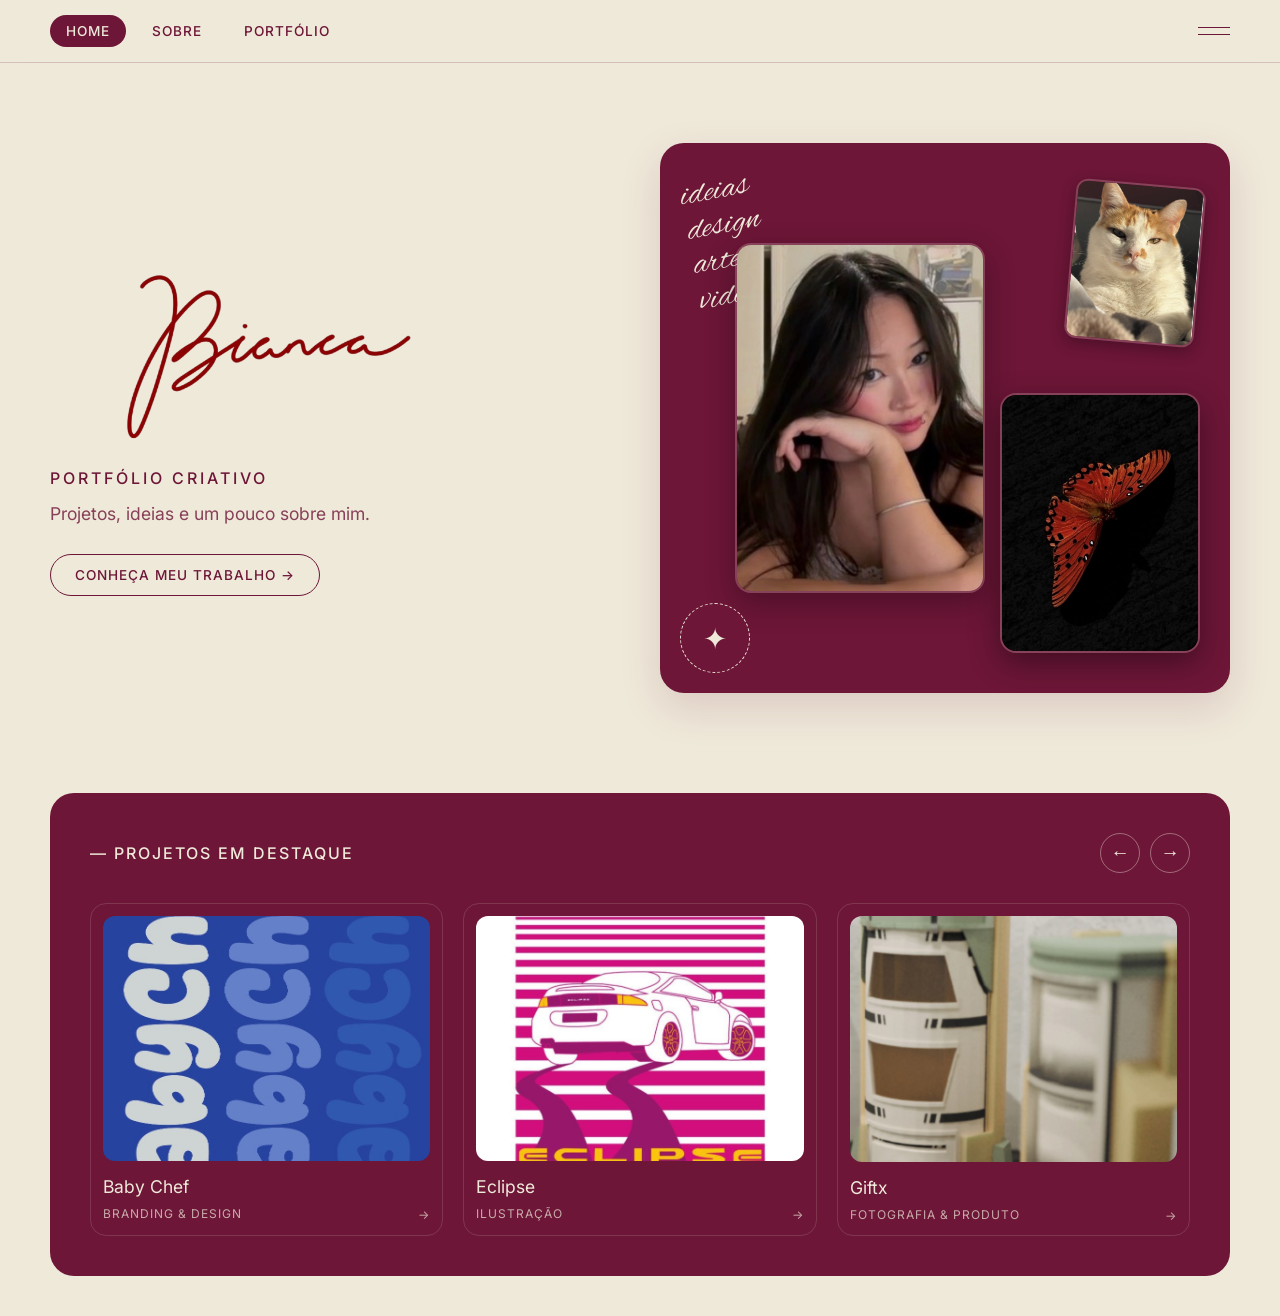
<file: index.html>
<!DOCTYPE html>
<html lang="pt-BR">
<head>
    <meta charset="UTF-8">
    <meta name="viewport" content="width=device-width, initial-scale=1.0">
    <title>Bianca Sato - Portfólio</title>
    <link rel="preconnect" href="https://fonts.googleapis.com">
    <link rel="preconnect" href="https://fonts.gstatic.com" crossorigin>
    <link href="https://fonts.googleapis.com/css2?family=Alex+Brush&family=Inter:wght@400;500&family=Playfair+Display:ital,wght@0,400;1,400&display=swap" rel="stylesheet">
    <link rel="stylesheet" href="style.css">
</head>
<body>

    <header>
        <nav>
            <a href="index.html" class="ativo">HOME</a>
            <a href="sobre.html">SOBRE</a>
            <a href="portfolio.html">PORTFÓLIO</a>
        </nav>
        <button class="menu-btn" aria-label="Menu">
            <span></span>
            <span></span>
        </button>
    </header>

    <div class="site-wrapper">
        <main class="hero-section">
            <div class="hero-texto">
                <!-- Substituído pelo arquivo de imagem da assinatura -->
                <div class="assinatura-container">
                    <img src="assinatura-bianca.png.png" alt="Assinatura Bianca Sato" class="img-assinatura">
                </div>
                <h2 class="subtitulo">PORTFÓLIO CRIATIVO</h2>
                <p>Projetos, ideias e um pouco sobre mim.</p>
                <a href="portfolio.html" class="botao-outline">CONHEÇA MEU TRABALHO &rarr;</a>
            </div>

            <div class="hero-collage">
                <div class="collage-texto">ideias<br>design<br>arte<br>vida</div>
                <div class="collage-foto-principal"><img src="BIBis.jfif" alt="Bianca Sato"></div>
                <div class="collage-foto-gato"><img src="Fotos portfolio/outros/Portfolio bs out 26-31.jpg" alt="Gatinho"></div>
                <div class="collage-foto-borboleta"><img src="Fotos portfolio/outros/Portfolio bs out 26-13.jpg" alt="Borboleta"></div>
                <div class="collage-selo"><div class="estrela">✦</div></div>
            </div>
        </main>

        <section class="projetos-destaque">
            <div class="destaque-header">
                <h2>— PROJETOS EM DESTAQUE</h2>
                <div class="setas-nav">
                    <button class="seta-btn">&larr;</button>
                    <button class="seta-btn">&rarr;</button>
                </div>
            </div>

            <div class="destaque-grid">
                <a href="portfolio.html" class="card-destaque">
                    <div class="card-img"><img src="Fotos portfolio/baby chefe/Portfolio bs out 26-7.jpg" alt="Baby Chef"></div>
                    <div class="card-info">
                        <div><h3>Baby Chef</h3><span>BRANDING & DESIGN</span></div>
                        <span class="card-seta">&rarr;</span>
                    </div>
                </a>
                <a href="portfolio.html" class="card-destaque">
                    <div class="card-img"><img src="Fotos portfolio/eclipse/Portfolio bs out 26-10.jpg" alt="Eclipse"></div>
                    <div class="card-info">
                        <div><h3>Eclipse</h3><span>ILUSTRAÇÃO</span></div>
                        <span class="card-seta">&rarr;</span>
                    </div>
                </a>
                <a href="portfolio.html" class="card-destaque">
                    <div class="card-img"><img src="Fotos portfolio/giftx/Portfolio bs out 26-23.jpg" alt="Giftx"></div>
                    <div class="card-info">
                        <div><h3>Giftx</h3><span>FOTOGRAFIA & PRODUTO</span></div>
                        <span class="card-seta">&rarr;</span>
                    </div>
                </a>
            </div>
        </section>
    </div>

    <!-- Botão Voltar ao Topo -->
    <button id="btn-voltar-ao-topo" aria-label="Voltar ao topo">&uarr;</button>

    <script src="script.js"></script>
</body>
</html>
</file>
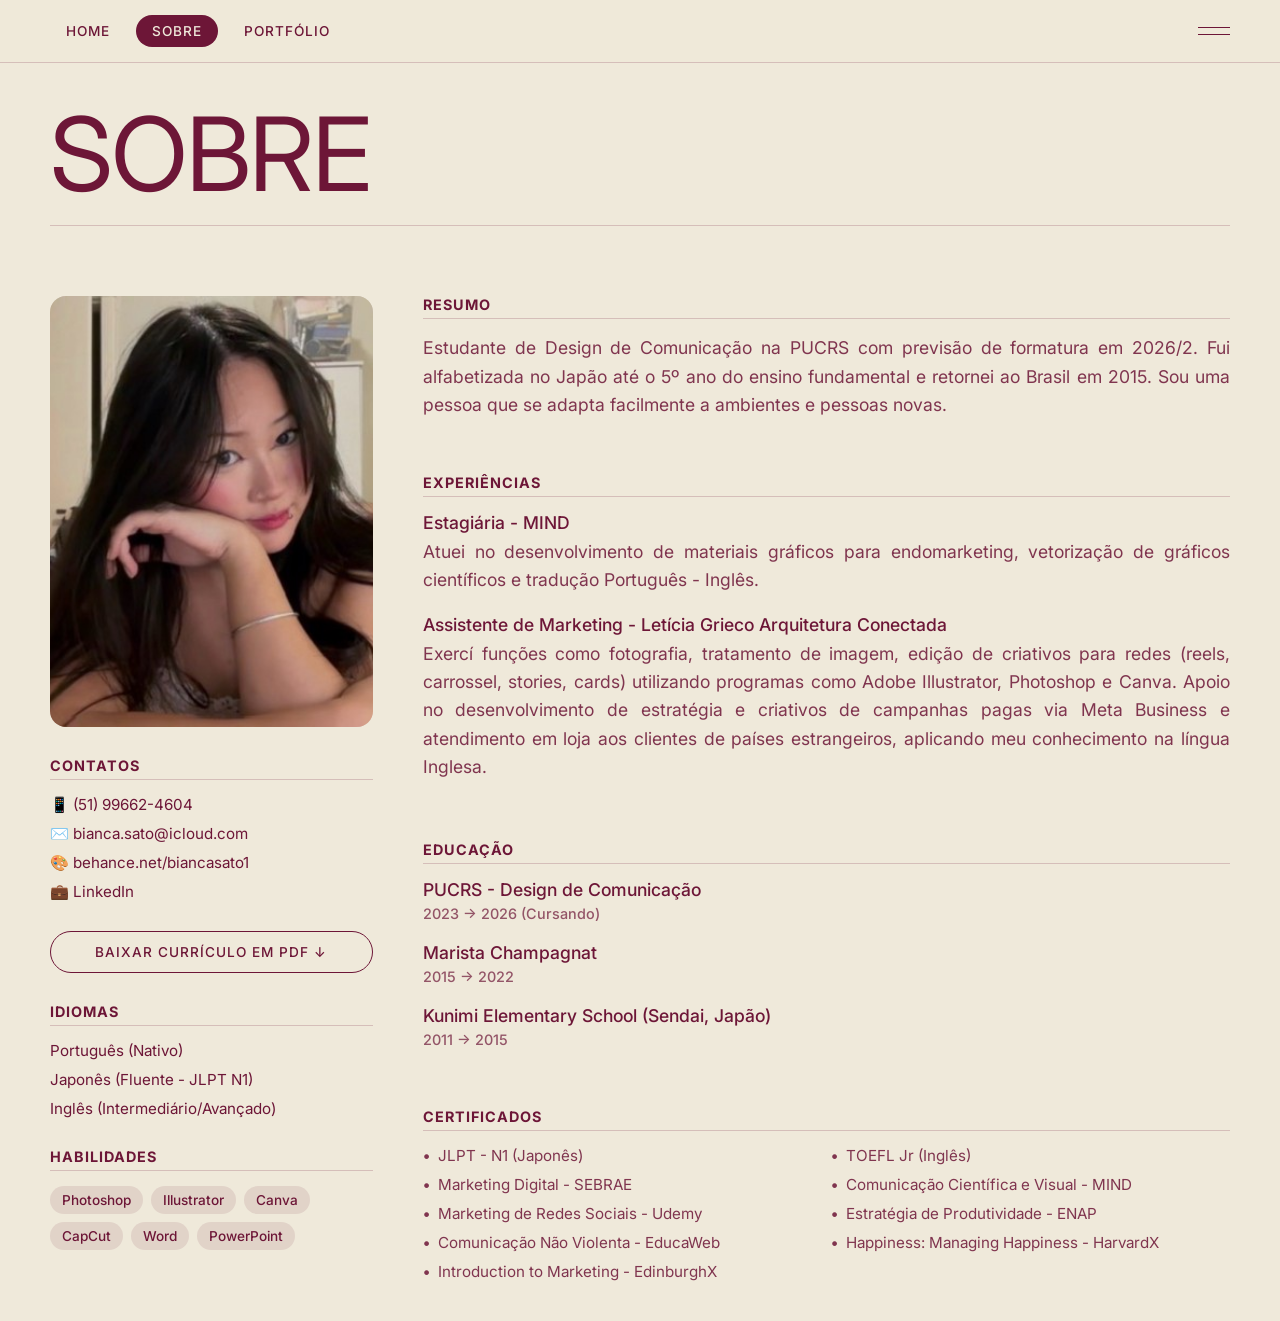
<file: sobre.html>
<!DOCTYPE html>
<html lang="pt-BR">
<head>
    <meta charset="UTF-8">
    <meta name="viewport" content="width=device-width, initial-scale=1.0">
    <title>Sobre - Bianca Sato</title>
    <link rel="preconnect" href="https://fonts.googleapis.com">
    <link rel="preconnect" href="https://fonts.gstatic.com" crossorigin>
    <link href="https://fonts.googleapis.com/css2?family=Alex+Brush&family=Inter:wght@400;500&family=Playfair+Display:ital,wght@0,400;1,400&display=swap" rel="stylesheet">
    <link rel="stylesheet" href="style.css">
</head>
<body>

    <header>
        <nav>
            <a href="index.html">HOME</a>
            <a href="sobre.html" class="ativo">SOBRE</a>
            <a href="portfolio.html">PORTFÓLIO</a>
        </nav>
        <button class="menu-btn" aria-label="Menu">
            <span></span>
            <span></span>
        </button>
    </header>

    <div class="site-wrapper">
        <section class="hero-title border-bottom">
            <h1>SOBRE</h1>
        </section>

        <main class="curriculo-grid">
            <aside class="coluna-esquerda">
                <div class="foto-perfil">
                    <img src="BIBis.jfif" alt="Foto da Bianca Sato">
                </div>
                
                <div class="bloco-info">
                    <h3>CONTATOS</h3>
                    <ul>
                        <li>📱 (51) 99662-4604</li>
                        <li>✉️ bianca.sato@icloud.com</li>
                        <li><a href="https://behance.net/biancasato1" target="_blank">🎨 behance.net/biancasato1</a></li>
                        <li><a href="https://www.linkedin.com/in/bianca-tomoe-sato-968703268" target="_blank">💼 LinkedIn</a></li>
                    </ul>
                </div>

                <!-- Botão de Download do Currículo -->
                <div class="bloco-info">
                    <a href="Curriculo-Bianca-Sato.pdf.pdf" download class="botao-outline" style="width: 100%; justify-content: center; text-align: center;">
                        Baixar Currículo em PDF &darr;
                    </a>
                </div>

                <div class="bloco-info">
                    <h3>IDIOMAS</h3>
                    <ul>
                        <li>Português (Nativo)</li>
                        <li>Japonês (Fluente - JLPT N1)</li>
                        <li>Inglês (Intermediário/Avançado)</li>
                    </ul>
                </div>

                <div class="bloco-info">
                    <h3>HABILIDADES</h3>
                    <ul class="tags">
                        <li>Photoshop</li>
                        <li>Illustrator</li>
                        <li>Canva</li>
                        <li>CapCut</li>
                        <li>Word</li>
                        <li>PowerPoint</li>
                    </ul>
                </div>
            </aside>

            <section class="coluna-direita">
                <div class="bloco-texto">
                    <h3>RESUMO</h3>
                    <p>Estudante de Design de Comunicação na PUCRS com previsão de formatura em 2026/2. Fui alfabetizada no Japão até o 5º ano do ensino fundamental e retornei ao Brasil em 2015. Sou uma pessoa que se adapta facilmente a ambientes e pessoas novas.</p>
                </div>

                <div class="bloco-texto">
                    <h3>EXPERIÊNCIAS</h3>
                    <div class="item-experiencia">
                        <h4>Estagiária - MIND</h4>
                        <p>Atuei no desenvolvimento de materiais gráficos para endomarketing, vetorização de gráficos científicos e tradução Português - Inglês.</p>
                    </div>
                    <div class="item-experiencia">
                        <h4>Assistente de Marketing - Letícia Grieco Arquitetura Conectada</h4>
                        <p>Exercí funções como fotografia, tratamento de imagem, edição de criativos para redes (reels, carrossel, stories, cards) utilizando programas como Adobe Illustrator, Photoshop e Canva. Apoio no desenvolvimento de estratégia e criativos de campanhas pagas via Meta Business e atendimento em loja aos clientes de países estrangeiros, aplicando meu conhecimento na língua Inglesa.</p>
                    </div>
                </div>

                <div class="bloco-texto">
                    <h3>EDUCAÇÃO</h3>
                    <div class="item-educacao">
                        <h4>PUCRS - Design de Comunicação</h4>
                        <span class="periodo">2023 -> 2026 (Cursando)</span>
                    </div>
                    <div class="item-educacao">
                        <h4>Marista Champagnat</h4>
                        <span class="periodo">2015 -> 2022</span>
                    </div>
                    <div class="item-educacao">
                        <h4>Kunimi Elementary School (Sendai, Japão)</h4>
                        <span class="periodo">2011 -> 2015</span>
                    </div>
                </div>

                <div class="bloco-texto">
                    <h3>CERTIFICADOS</h3>
                    <ul class="lista-certificados">
                        <li>JLPT - N1 (Japonês)</li>
                        <li>TOEFL Jr (Inglês)</li>
                        <li>Marketing Digital - SEBRAE</li>
                        <li>Comunicação Científica e Visual - MIND</li>
                        <li>Marketing de Redes Sociais - Udemy</li>
                        <li>Estratégia de Produtividade - ENAP</li>
                        <li>Comunicação Não Violenta - EducaWeb</li>
                        <li>Happiness: Managing Happiness - HarvardX</li>
                        <li>Introduction to Marketing - EdinburghX</li>
                    </ul>
                </div>
            </section>
        </main>
    </div>
</body>
</html>
</file>
<file: style.css>
/* Variáveis de Cores (Nova Identidade Visual) */
:root {
    --cor-fundo: #efe9da;        /* O creme/areia (base do site) */
    --cor-vinho: #6d1637;        /* O vinho profundo (textos e destaques) */
    --cor-vinho-hover: #8a2047;  /* Um tom levemente mais claro para interações */
    --cor-texto-escuro: #2b2b2b; /* Para textos de leitura longa (se necessário) */
    --cor-texto-claro: #efe9da;  /* Para textos em cima do vinho */
    --cor-borda: rgba(109, 22, 55, 0.2); /* Borda sutil em tom de vinho */
}

/* Reset básico */
* { margin: 0; padding: 0; box-sizing: border-box; }

body {
    background-color: var(--cor-fundo); /* O site inteiro com o fundo creme */
    font-family: 'Inter', sans-serif;
    color: var(--cor-vinho); /* Textos padrão em vinho */
}

/* =========================================
   MENU FIXO
   ========================================= */
header {
    position: sticky; top: 0; z-index: 1000;
    display: flex; justify-content: space-between; align-items: center;
    padding: 15px 50px;
    background-color: rgba(239, 233, 218, 0.95); /* Creme com transparência */
    backdrop-filter: blur(10px);
    border-bottom: 1px solid var(--cor-borda);
}

nav { display: flex; gap: 10px; }

nav a {
    text-decoration: none; 
    color: var(--cor-vinho); 
    font-size: 0.85rem;
    letter-spacing: 1px; 
    font-weight: 500; 
    text-transform: uppercase;
    padding: 8px 16px; 
    border-radius: 20px; 
    transition: all 0.3s ease;
}

nav a:hover { background-color: rgba(109, 22, 55, 0.1); color: var(--cor-vinho); }
nav a.ativo { background-color: var(--cor-vinho); color: var(--cor-fundo); }

.menu-btn { background: none; border: none; cursor: pointer; display: flex; flex-direction: column; gap: 6px; }
.menu-btn span { display: block; width: 32px; height: 1px; background-color: var(--cor-vinho); }

/* =========================================
   ESTRUTURA GERAL
   ========================================= */
.site-wrapper {
    width: 100%; max-width: 1600px; margin: 0 auto;
    padding: 40px 50px;
    display: flex; flex-direction: column;
}

/* =========================================
   PÁGINA INICIAL (HOME)
   ========================================= */
.hero-section {
    display: grid; grid-template-columns: 1fr 1fr; gap: 40px;
    align-items: center; margin-bottom: 60px; min-height: 70vh;
}

.hero-texto h1.nome-cursivo {
    font-family: 'Alex Brush', cursive;
    color: var(--cor-vinho);
    font-size: clamp(5rem, 12vw, 9rem);
    line-height: 1; margin-bottom: 20px;
}

.hero-texto .subtitulo {
    font-size: 1rem; font-weight: 500; letter-spacing: 3px; text-transform: uppercase;
    margin-bottom: 15px; color: var(--cor-vinho);
}

.hero-texto p {
    font-size: 1.1rem; color: var(--cor-vinho); opacity: 0.8; margin-bottom: 30px;
}

.botao-outline {
    display: inline-flex; align-items: center;
    padding: 12px 24px; border: 1px solid var(--cor-vinho); border-radius: 30px;
    text-decoration: none; color: var(--cor-vinho);
    font-size: 0.85rem; font-weight: 500; letter-spacing: 1px; text-transform: uppercase;
    transition: all 0.3s ease;
}

.botao-outline:hover { background-color: var(--cor-vinho); color: var(--cor-fundo); }

/* Collage de Imagens */
.hero-collage {
    position: relative; height: 550px;
    background-color: var(--cor-vinho); /* Bloco de fundo vinho */
    border-radius: 24px;
    box-shadow: 0 15px 40px rgba(109, 22, 55, 0.15);
}

.collage-texto {
    position: absolute; top: 30px; left: 30px;
    font-family: 'Alex Brush', cursive; color: var(--cor-fundo);
    font-size: 2.2rem; line-height: 1; transform: rotate(-10deg); z-index: 2;
}

.collage-foto-principal {
    position: absolute; top: 50%; left: 35%; transform: translate(-50%, -50%);
    width: 250px; height: 350px; border-radius: 16px; overflow: hidden;
    box-shadow: 0 10px 30px rgba(0,0,0,0.3); z-index: 3;
    border: 2px solid rgba(239, 233, 218, 0.2);
}
.collage-foto-principal img { width: 100%; height: 100%; object-fit: cover; }

.collage-foto-gato {
    position: absolute; top: 40px; right: 30px;
    width: 130px; height: 160px; border-radius: 12px; overflow: hidden;
    box-shadow: 0 5px 15px rgba(0,0,0,0.3); z-index: 2;
    transform: rotate(5deg); border: 2px solid rgba(239, 233, 218, 0.2);
}
.collage-foto-gato img { width: 100%; height: 100%; object-fit: cover; }

.collage-foto-borboleta {
    position: absolute; bottom: 40px; right: 30px;
    width: 200px; height: 260px; border-radius: 16px; overflow: hidden;
    box-shadow: 0 10px 30px rgba(0,0,0,0.4); z-index: 4;
    border: 2px solid rgba(239, 233, 218, 0.2);
}
.collage-foto-borboleta img { width: 100%; height: 100%; object-fit: cover; }

.collage-selo {
    position: absolute; bottom: 20px; left: 20px;
    width: 70px; height: 70px; border-radius: 50%;
    border: 1px dashed var(--cor-fundo);
    display: flex; align-items: center; justify-content: center;
    background-color: var(--cor-vinho); z-index: 5;
}
.collage-selo .estrela { font-size: 1.8rem; color: var(--cor-fundo); }

/* --- SEÇÃO PROJETOS EM DESTAQUE --- */
.projetos-destaque {
    background-color: var(--cor-vinho);
    border-radius: 24px; padding: 40px;
}

.destaque-header { display: flex; justify-content: space-between; align-items: center; margin-bottom: 30px; }
.destaque-header h2 { font-size: 1rem; font-weight: 500; letter-spacing: 2px; color: var(--cor-fundo); }

.setas-nav { display: flex; gap: 10px; }
.seta-btn {
    width: 40px; height: 40px; border-radius: 50%;
    border: 1px solid rgba(239, 233, 218, 0.4); background: transparent;
    cursor: pointer; color: var(--cor-fundo); font-size: 1.2rem; transition: all 0.3s;
}
.seta-btn:hover { background: var(--cor-vinho-hover); border-color: var(--cor-vinho-hover); }

.destaque-grid { display: grid; grid-template-columns: repeat(3, 1fr); gap: 20px; }

/* Efeito de hover atualizado para os cards de destaque */
.card-destaque {
    text-decoration: none; 
    color: inherit; 
    display: flex; 
    flex-direction: column;
    padding: 12px;
    border-radius: 16px;
    border: 1px solid rgba(239, 233, 218, 0.15);
    background-color: transparent;
    transition: transform 0.3s ease, box-shadow 0.3s ease, border-color 0.3s ease, background-color 0.3s ease;
}

.card-destaque:hover { 
    transform: translateY(-6px); 
    border-color: rgba(239, 233, 218, 0.4);
    background-color: rgba(255, 255, 255, 0.03);
    box-shadow: 0 10px 30px rgba(109, 22, 55, 0.4); 
}

.card-img {
    width: 100%; aspect-ratio: 4/3; border-radius: 12px; overflow: hidden;
    margin-bottom: 15px; background-color: var(--cor-vinho-hover);
}
.card-img img { width: 100%; height: 100%; object-fit: cover; }

.card-info { display: flex; justify-content: space-between; align-items: flex-end; }
.card-info h3 { font-family: 'Inter', sans-serif; font-size: 1.1rem; font-weight: 400; margin-bottom: 5px; color: var(--cor-fundo); }
.card-info span { font-size: 0.75rem; letter-spacing: 1px; color: var(--cor-fundo); opacity: 0.7; text-transform: uppercase;}
.card-seta { font-size: 1.2rem; color: var(--cor-fundo); }

/* =========================================
   TÍTULOS GIGANTES (SOBRE E PORTFÓLIO)
   ========================================= */
.hero-title { margin-bottom: 40px; }

.hero-title h1 { 
    font-family: 'Inter', sans-serif; 
    font-weight: 400; 
    font-size: clamp(3rem, 8vw, 7rem); 
    letter-spacing: -2px; 
    line-height: 1; 
    color: var(--cor-vinho);
    white-space: nowrap; 
    user-select: none; 
    cursor: default; 
}

.hero-title.border-bottom { border-bottom: 1px solid var(--cor-borda); padding-bottom: 20px; margin-bottom: 50px; }

/* =========================================
   PÁGINA SOBRE
   ========================================= */
.curriculo-grid { display: grid; grid-template-columns: 1fr 2.5fr; gap: 50px; flex: 1; margin-top: 20px;}
.coluna-esquerda { display: flex; flex-direction: column; gap: 30px; }
.foto-perfil { width: 100%; aspect-ratio: 3/4; border-radius: 16px; overflow: hidden; background-color: rgba(109, 22, 55, 0.1); }
.foto-perfil img { width: 100%; height: 100%; object-fit: cover; object-position: center top; }
.bloco-info h3, .bloco-texto h3 { font-size: 0.9rem; text-transform: uppercase; letter-spacing: 1px; color: var(--cor-vinho); margin-bottom: 15px; border-bottom: 1px solid var(--cor-borda); padding-bottom: 5px; }
.bloco-info ul { list-style: none; display: flex; flex-direction: column; gap: 10px; font-size: 0.95rem; }
.bloco-info ul a { color: var(--cor-vinho); text-decoration: none; transition: opacity 0.2s; }
.bloco-info ul a:hover { opacity: 0.7; }

.tags { flex-direction: row !important; flex-wrap: wrap; gap: 8px !important; }
.tags li { background-color: rgba(109, 22, 55, 0.1); color: var(--cor-vinho); padding: 6px 12px; border-radius: 20px; font-size: 0.85rem; font-weight: 500;}

.coluna-direita { display: flex; flex-direction: column; gap: 40px; }
.bloco-texto p { font-size: 1.1rem; line-height: 1.6; color: var(--cor-vinho); opacity: 0.85; margin-bottom: 15px; text-align: justify; }
.item-experiencia, .item-educacao { margin-bottom: 20px; }
.item-experiencia h4, .item-educacao h4 { font-size: 1.1rem; font-weight: 500; margin-bottom: 5px; color: var(--cor-vinho); }
.periodo { font-size: 0.9rem; color: var(--cor-vinho); opacity: 0.7; font-weight: 500; display: block; margin-bottom: 10px; }
.lista-certificados { list-style: none; display: grid; grid-template-columns: 1fr 1fr; gap: 10px; }
.lista-certificados li { font-size: 0.95rem; color: var(--cor-vinho); opacity: 0.85; padding-left: 15px; position: relative; }
.lista-certificados li::before { content: "•"; color: var(--cor-vinho); position: absolute; left: 0; font-weight: bold; }

/* =========================================
   PÁGINA PORTFÓLIO
   ========================================= */
.categoria-projeto { margin-bottom: 60px; }

.titulo-categoria { 
    font-family: 'Inter', sans-serif; 
    font-size: 1.5rem; 
    font-weight: 400; 
    color: var(--cor-vinho); 
    margin-bottom: 25px; 
    border-bottom: 1px solid var(--cor-borda); 
    padding-bottom: 10px; 
}

.portfolio-grid { display: grid; grid-template-columns: repeat(auto-fill, minmax(300px, 1fr)); gap: 20px; align-items: start; }
.projeto-card { border-radius: 12px; overflow: hidden; background-color: rgba(109, 22, 55, 0.05); display: flex; cursor: zoom-in; }
.projeto-card img { width: 100%; height: auto; display: block; object-fit: cover; transition: transform 0.5s ease; }
.projeto-card:hover img { transform: scale(1.03); }

/* Lightbox */
.lightbox { display: none; position: fixed; z-index: 9999; left: 0; top: 0; width: 100%; height: 100%; background-color: rgba(239, 233, 218, 0.95); justify-content: center; align-items: center; cursor: zoom-out; }
.lightbox.ativo { display: flex; }
.lightbox-img { max-width: 90%; max-height: 90%; object-fit: contain; border-radius: 8px; box-shadow: 0 20px 50px rgba(109, 22, 55, 0.3); animation: zoomIn 0.3s ease; }
.fechar-lightbox { position: absolute; top: 20px; right: 40px; color: var(--cor-vinho); font-size: 40px; font-weight: 300; cursor: pointer; transition: opacity 0.3s; }
.fechar-lightbox:hover { opacity: 0.6; }
@keyframes zoomIn { from { transform: scale(0.8); opacity: 0; } to { transform: scale(1); opacity: 1; } }

/* =========================================
   ESTILOS DOS BOTÕES DE FILTRO (PORTFÓLIO)
   ========================================= */
.filtros-container {
    display: flex;
    flex-wrap: wrap;
    gap: 12px;
    margin-bottom: 50px;
    padding-bottom: 25px;
    border-bottom: 1px solid var(--cor-borda);
}

.filtro-btn {
    background-color: transparent;
    border: 1px solid var(--cor-vinho);
    color: var(--cor-vinho);
    padding: 8px 18px;
    border-radius: 20px;
    font-family: 'Inter', sans-serif;
    font-size: 0.85rem;
    font-weight: 500;
    letter-spacing: 0.5px;
    cursor: pointer;
    transition: all 0.3s ease;
}

.filtro-btn:hover {
    background-color: rgba(109, 22, 55, 0.1);
}

.filtro-btn.ativo {
    background-color: var(--cor-vinho);
    color: var(--cor-fundo);
}

.categoria-projeto.oculto {
    display: none;
}


/* =========================================
   ANIMAÇÃO DE TRANSIÇÃO (FADE-IN) ENTRE PÁGINAS
   ========================================= */
@keyframes fadeIn {
    from {
        opacity: 0;
        transform: translateY(10px);
    }
    to {
        opacity: 1;
        transform: translateY(0);
    }
}

.site-wrapper {
    animation: fadeIn 0.5s ease-out forwards;
}

/* =========================================
   BOTÃO VOLTAR AO TOPO FLUTUANTE
   ========================================= */
#btn-voltar-ao-topo {
    position: fixed;
    bottom: 30px;
    right: 30px;
    z-index: 999;
    width: 45px;
    height: 45px;
    border-radius: 50%;
    background-color: var(--cor-vinho);
    color: var(--cor-fundo);
    border: 1px solid rgba(239, 233, 218, 0.3);
    font-size: 1.2rem;
    cursor: pointer;
    display: flex;
    align-items: center;
    justify-content: center;
    box-shadow: 0 5px 20px rgba(109, 22, 55, 0.3);
    opacity: 0;
    visibility: hidden;
    transform: translateY(10px);
    transition: all 0.3s ease;
}

/* Estado visível do botão */
#btn-voltar-ao-topo.visivel {
    opacity: 1;
    visibility: visible;
    transform: translateY(0);
}

#btn-voltar-ao-topo:hover {
    background-color: var(--cor-vinho-hover);
    transform: translateY(-3px);
}

/* =========================================
   ESTILOS DA ASSINATURA NA HOME
   ========================================= */
.assinatura-container {
    max-width: 380px;
    margin-bottom: 15px;
    margin-left: 0;       /* Garante que não há margem à esquerda */
    margin-right: auto;   /* Empurra perfeitamente para a esquerda */
}

.img-assinatura {
    width: 100%;
    height: auto;
    display: block;
}

/* =========================================
   RESPONSIVIDADE
   ========================================= */
@media (max-width: 1024px) {
    .hero-section { grid-template-columns: 1fr; min-height: auto; }
    .hero-collage { height: 500px; max-width: 600px; margin: 0 auto; width: 100%; }
    .destaque-grid { grid-template-columns: repeat(2, 1fr); }
}

@media (max-width: 900px) {
    header { padding: 15px 20px; }
    nav a { padding: 8px 10px; font-size: 0.75rem; }
    .site-wrapper { padding: 20px; }
    .curriculo-grid { grid-template-columns: 1fr; }
    .foto-perfil { max-width: 300px; margin: 0 auto; }
    .lista-certificados { grid-template-columns: 1fr; }
    .portfolio-grid { grid-template-columns: repeat(auto-fill, minmax(200px, 1fr)); }
    
    .destaque-grid { grid-template-columns: 1fr; }
    .hero-collage { height: 500px; }
    
    .collage-foto-principal { width: 180px; height: 250px; left: 40%; }
    .collage-foto-gato { width: 100px; height: 130px; right: 20px; top: 30px; }
    .collage-foto-borboleta { width: 160px; height: 220px; right: 20px; bottom: 30px; }
    .collage-texto { font-size: 1.5rem; left: 10px; top: 10px; }
    
    .hero-title h1 { font-size: 3rem; white-space: nowrap; }
}
</file>
